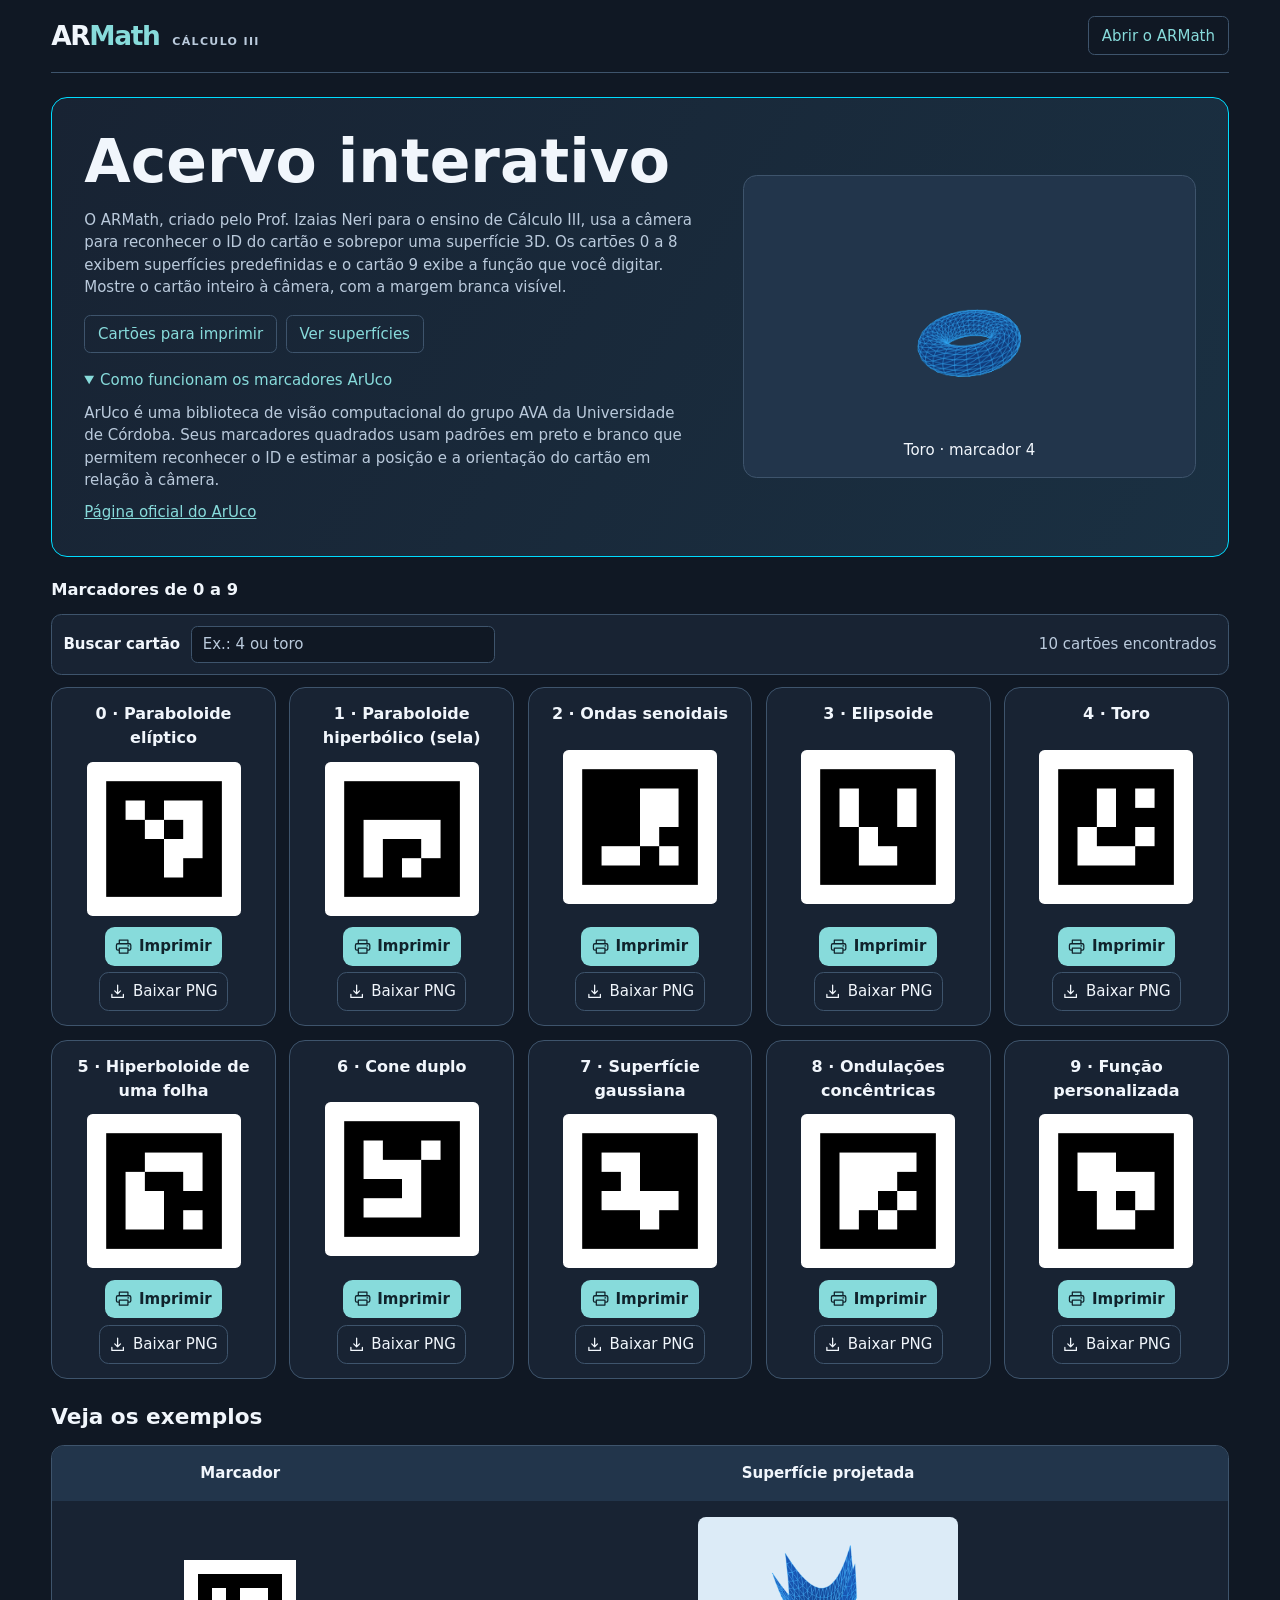
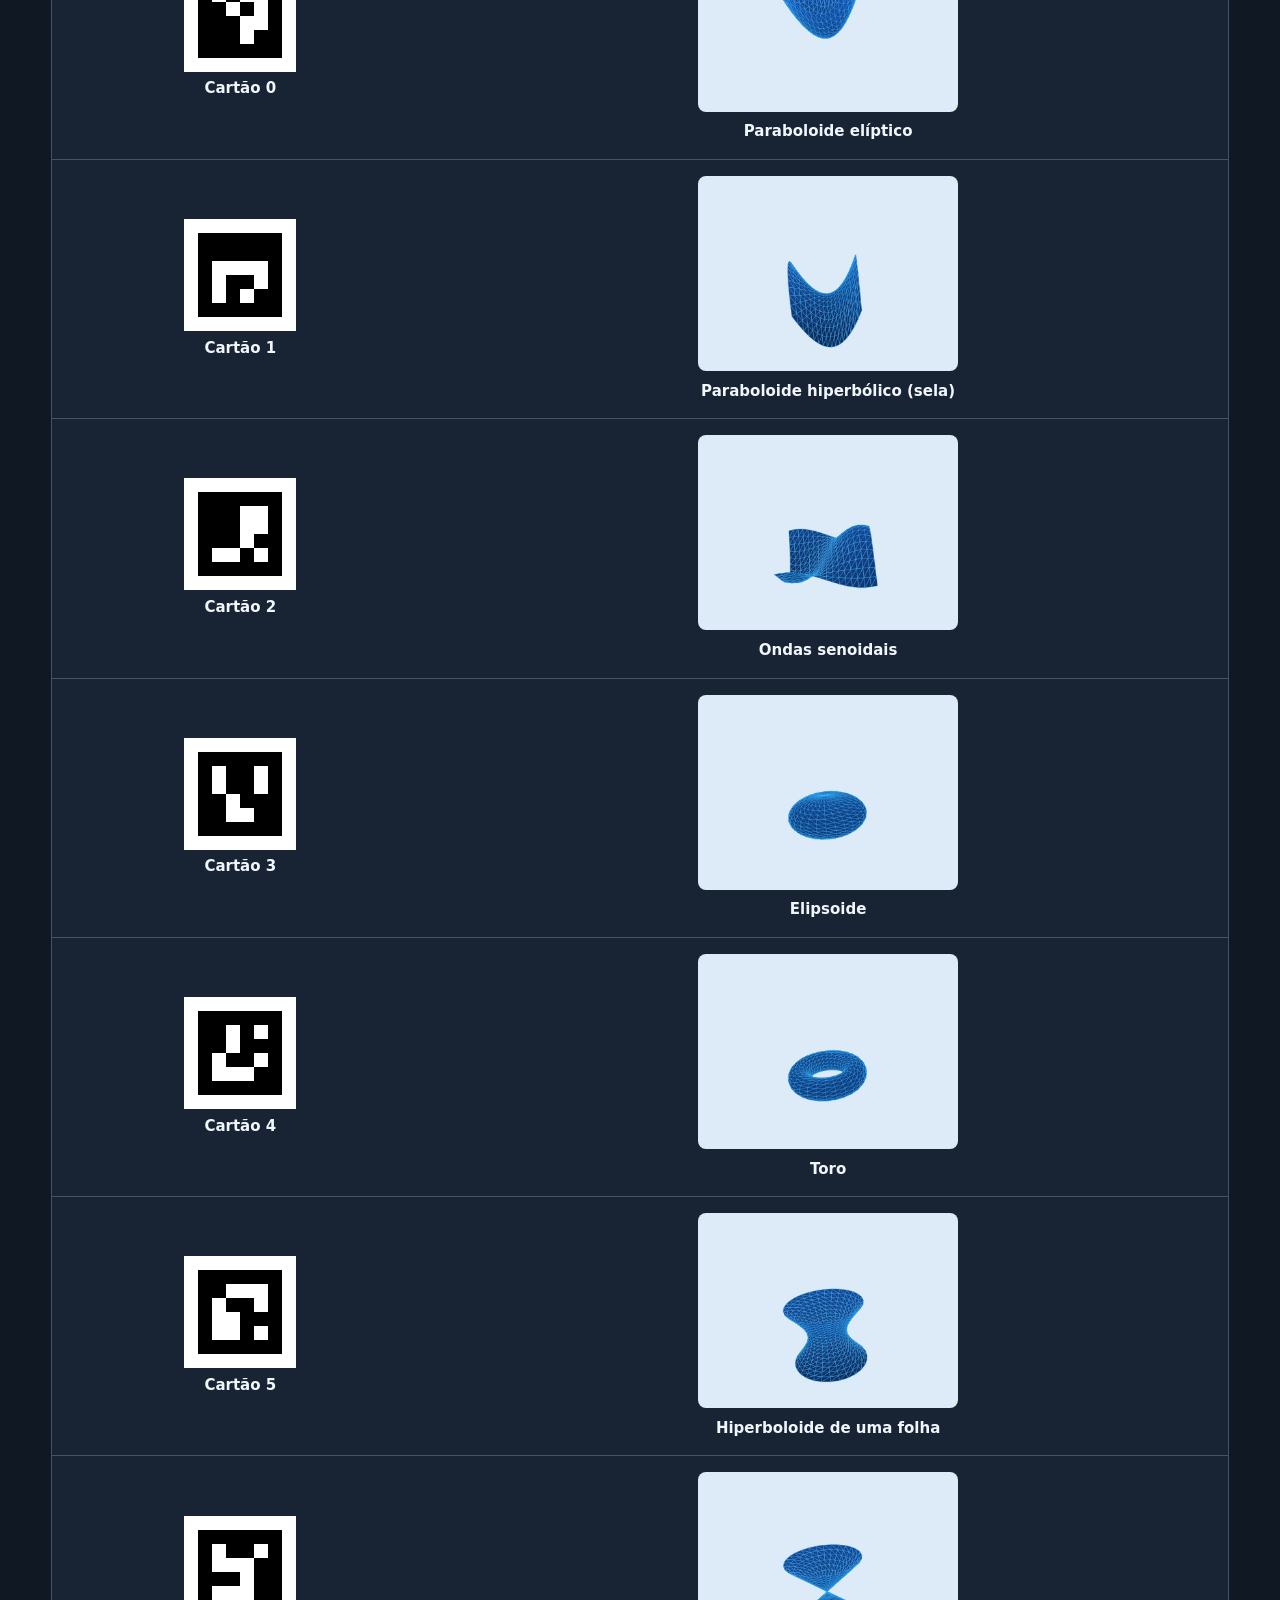
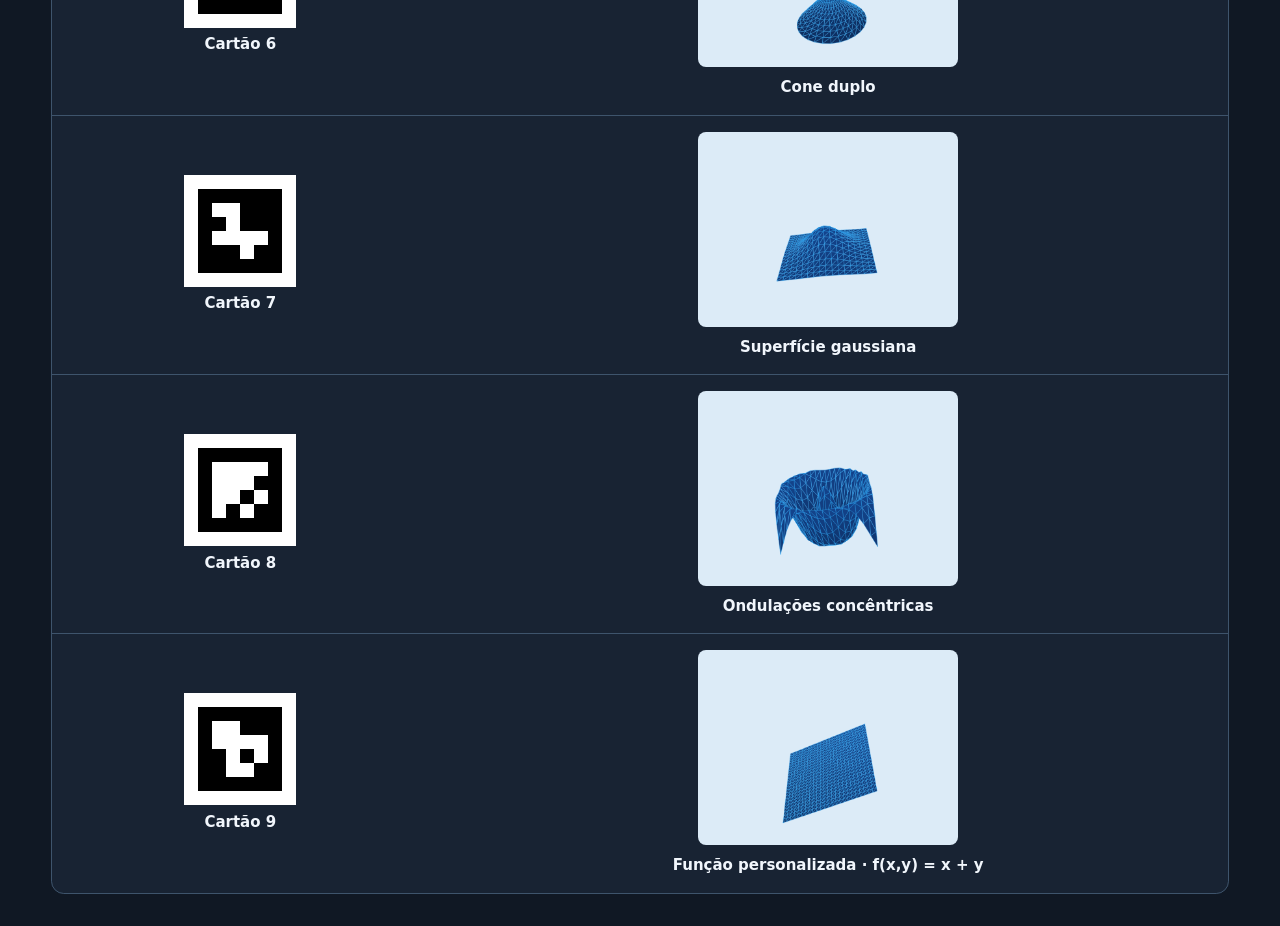
<file: ARmath_Js/marcadores.html>
<!doctype html>
<html lang="pt-BR" data-theme="dark">
<head>
  <meta charset="utf-8">
  <meta name="viewport" content="width=device-width, initial-scale=1">
  <title>Acervo interativo · ARMath</title>
  <link rel="icon" type="image/svg+xml" href="./static/favicon.svg">
  <link rel="stylesheet" href="./static/style.css">
  <link rel="stylesheet" href="./static/marcadores-modelos.css">
  <script defer src="./static/vision.js"></script>
  <script defer src="./static/surfaces.js"></script>
  <script defer src="./static/markers.js"></script>
  <script defer src="./static/marcadores-modelos.js"></script>
</head>
<body class="markers-page" data-marker-model="laboratorio">
  <header class="top">
    <a class="brand" href="./index.html">AR<span>Math</span><small>CÁLCULO III</small></a>
    <nav aria-label="Navegação principal"><a class="model-return" href="./index.html">Abrir o ARMath</a></nav>
  </header>
  <main class="markers-main">
    <section class="panel model-intro">
      <div class="intro-copy">
        <h1>Acervo interativo</h1>
        <p>O ARMath, criado pelo Prof. Izaias Neri para o ensino de Cálculo III, usa a câmera para reconhecer o ID do cartão e sobrepor uma superfície 3D. Os cartões 0 a 8 exibem superfícies predefinidas e o cartão 9 exibe a função que você digitar. Mostre o cartão inteiro à câmera, com a margem branca visível.</p>
        <nav class="model-jumps" aria-label="Nesta página"><a href="#cards-title">Cartões para imprimir</a><a href="#examples-title">Ver superfícies</a></nav>
        <details open>
          <summary>Como funcionam os marcadores ArUco</summary>
          <p>ArUco é uma biblioteca de visão computacional do grupo AVA da Universidade de Córdoba. Seus marcadores quadrados usam padrões em preto e branco que permitem reconhecer o ID e estimar a posição e a orientação do cartão em relação à câmera.</p>
          <p><a href="https://www.uco.es/investiga/grupos/ava/portfolio/aruco/" target="_blank" rel="noopener">Página oficial do ArUco</a></p>
        </details>
      </div>
      <figure class="intro-example">
        <img alt="" width="400" height="300">
        <figcaption>Toro · marcador 4</figcaption>
      </figure>
    </section>
    <section aria-labelledby="cards-title">
      <h2 id="cards-title">Marcadores de 0 a 9</h2>
      <div class="marker-filter"><label for="marker-search">Buscar cartão</label><input type="search" id="marker-search" placeholder="Ex.: 4 ou toro"><p id="marker-count" role="status"></p></div>
      <p id="print-status" class="error" role="status" hidden></p>
      <div class="marker-list"></div>
    </section>
    <section class="marker-examples" aria-labelledby="examples-title">
      <h2 id="examples-title">Veja os exemplos</h2>
      <table aria-labelledby="examples-title">
        <thead>
          <tr><th scope="col">Marcador</th><th scope="col">Superfície projetada</th></tr>
        </thead>
        <tbody id="marker-examples"></tbody>
      </table>
    </section>
  </main>
</body>
</html>
</file>
<file: ARmath_Js/static/style.css>
:root {
  color-scheme: dark;
  --bg: #0b1227;
  --panel: #141f38;
  --line: #31466f;
  --ink: #f1f6ff;
  --muted: #b0c3e1;
  --accent: #7bc9ff;
  --primary-ink: #081832;
  --error: #ffb7a8;
  --camera-border: #35aeff;
  --camera-glow: #35aeff36;
  --equation-panel: #182d51;
}
:root[data-theme="light"] {
  color-scheme: light;
  --bg: #eef4ff;
  --panel: #fff;
  --line: #c4d4ee;
  --ink: #152642;
  --muted: #465d7b;
  --accent: #0058c8;
  --primary-ink: #fff;
  --error: #a32c16;
  --camera-border: #087aff;
  --camera-glow: #087aff2e;
  --equation-panel: #e1edff;
}
* { box-sizing: border-box; }
[hidden] { display: none !important; }
body { margin: 0; background: var(--bg); color: var(--ink); font: 15px/1.5 system-ui, sans-serif; }
a { color: var(--accent); }
button, input, select { font: inherit; }
button, summary, select { cursor: pointer; }
button, select, .toolbar .marker-link {
  background: var(--panel); color: var(--ink); border: 1px solid var(--line);
  padding: .45rem .75rem; border-radius: .6rem;
}
.icon-library { position: absolute; pointer-events: none; }
.icon {
  width: 1.15em; height: 1.15em; flex: none;
  fill: none; stroke: currentColor; stroke-width: 1.75;
  stroke-linecap: round; stroke-linejoin: round;
}
button, .menu summary, .popover a, .marker-link, #camera-status { display: inline-flex; align-items: center; gap: .4rem; }
h1, h2 { display: flex; align-items: center; gap: .45rem; }
:is(h1, h2) > .icon { color: var(--accent); }
button:hover:not(:disabled), summary:hover, .toolbar .marker-link:hover { border-color: var(--accent); }
.toolbar .marker-link { text-decoration: none; }
:focus-visible { outline: 2px solid var(--accent); outline-offset: 3px; }
button:disabled, fieldset:disabled { opacity: .5; cursor: default; }
.primary { background: var(--accent); color: var(--primary-ink); font-weight: 700; border-color: transparent; }
.top, main { width: min(1320px, 94vw); margin: auto; }
.top, .section-header, nav, .toolbar, .form-actions, .toggles { display: flex; align-items: center; gap: .65rem; flex-wrap: wrap; }
.top, .section-header { justify-content: space-between; }
.toolbar { justify-content: center; }
.armath-app .toolbar {
  display: grid; grid-template-columns: repeat(4, minmax(0, 1fr)); gap: .55rem;
  width: min(100%, 700px); margin-inline: auto;
}
.armath-app .toolbar > :is(button, a) {
  min-height: 44px; min-width: 0; justify-content: center;
  padding: .48rem .55rem; line-height: 1.24; text-align: center;
}
.armath-app .toolbar > :enabled .icon, .armath-app .toolbar > a .icon { color: var(--accent); }
.armath-app .toolbar > :is(button:enabled, a):hover {
  background: var(--equation-panel); border-color: var(--accent);
}
.armath-app #freeze:enabled, .armath-app #demo-camera:enabled {
  background: var(--equation-panel); border-color: var(--accent); font-weight: 650;
}
.armath-app #freeze[data-active="true"] {
  background: var(--accent); color: var(--primary-ink);
}
.armath-app #freeze[data-active="true"] .icon { color: currentColor; }
.armath-app .toolbar button:disabled { opacity: .62; color: var(--muted); }
.armath-app #demo-camera { grid-column: 1 / -1; }
.armath-app .toggles { gap: .35rem .45rem; }
.armath-app .toggles label {
  display: inline-flex; align-items: center; gap: .35rem;
  min-height: 34px; padding: .22rem .48rem; border: 1px solid var(--line);
  border-radius: .55rem; cursor: pointer;
}
.armath-app .toggles input { margin: 0; }
.armath-app .toggles label:has(input:checked) {
  border-color: var(--accent); color: var(--accent); background: var(--equation-panel);
}
.armath-app .toggles label:has(input:disabled) { cursor: default; }
.armath-app .slider button { min-width: 32px; min-height: 28px; justify-content: center; }
@media (max-width: 1100px) {
  .armath-app .toolbar { grid-template-columns: repeat(2, minmax(0, 1fr)); }
}
@media (max-width: 340px) {
  .armath-app .toolbar { grid-template-columns: minmax(0, 1fr); }
}
.top { border-bottom: 1px solid var(--line); padding: 1rem 0; }
.brand { color: var(--ink); text-decoration: none; font-size: 1.65rem; font-weight: 800; letter-spacing: -.05em; }
.brand span { color: var(--accent); }
.brand small { color: var(--muted); font-size: .69rem; letter-spacing: .12em; margin-left: .8rem; }
main {
  display: grid; grid-template-columns: minmax(295px, 360px) minmax(0, 1fr);
  grid-template-areas: "controls camera";
  align-items: start; gap: 1.35rem; padding: 1.5rem 0 2rem;
}
.workspace { grid-area: camera; min-width: 0; }
main > aside { grid-area: controls; min-width: 0; }
h1, h2, p { margin: 0; }
h1 { font-size: 1.55rem; }
h2 { font-size: 1.02rem; }
p, #marker-id { color: var(--muted); }
.workspace, main > aside { display: flex; flex-direction: column; gap: .8rem; }
.armath-app { min-height: 100vh; min-height: 100dvh; display: flex; flex-direction: column; }
.armath-app > :is(.top, main) { width: min(1200px, 90vw); margin: 0 auto; }
.armath-app > main { flex: 1; align-items: stretch; }
.armath-app .workspace {
  padding: .9rem 1rem; background: var(--panel);
  border: 1px solid var(--line); border-radius: 1rem;
}
.armath-app .workspace > .surface-card {
  margin-block-start: 0; padding: .75rem 0 0;
  background: transparent; border: 0; border-top: 1px solid var(--line); border-radius: 0;
}
.camera-stage { display: grid; place-items: center; min-width: 0; }
.panel, .surface-card { border: 1px solid var(--line); border-radius: 1rem; background: var(--panel); padding: .9rem 1rem; }
.surface-card { background: var(--equation-panel); }
.panel > :not(:first-child), .surface-card > :not(:first-child) { margin-top: .6rem; }
#camera-status { color: var(--muted); min-width: 0; overflow-wrap: anywhere; }
#camera-status:not([data-state="live"]) > .icon { display: none; }
#camera-status[data-state="live"], #camera-status[data-state="frozen"] { color: var(--accent); }
.error, #camera-status[data-state="error"] { color: var(--error); }
.preview {
  width: 80%; margin-inline: auto; overflow: hidden;
  background: #0b142a; color: #edf4ff; border: 5px solid var(--camera-border); border-radius: 8px;
  box-shadow: 0 0 20px var(--camera-glow);
}
#preview { display: block; width: 100%; height: auto; }
#placeholder {
  aspect-ratio: var(--camera-aspect, 4 / 3); display: grid; place-content: safe center; justify-items: center;
  overflow: auto;
  gap: .65rem; text-align: center; padding: 1rem;
  background: radial-gradient(ellipse at center, #13386c 0%, transparent 70%);
}
#placeholder h2 { font-size: 1.45rem; }
#placeholder p { color: #bed2f1; }
.viewfinder { width: 44px; height: 44px; border: 2px dashed #7bc9ff; border-radius: 8px; margin-bottom: .4rem; }
.surface-details { display: grid; grid-template-columns: minmax(0, 2fr) minmax(0, 3fr); align-items: center; gap: .75rem; }
.surface-details > h2 { overflow-wrap: anywhere; }
.surface-details:has(#formula[hidden]) { grid-template-columns: 1fr; }
#formula { min-width: 0; padding-inline-start: .75rem; border-inline-start: 1px solid var(--line); font-size: 1.1rem; overflow: auto; overflow-wrap: anywhere; }
#formula .katex-display { margin: .25rem 0; }
.cut-header { flex-wrap: nowrap; }
.cut-header label { white-space: nowrap; }
#plane-settings .toggles { justify-content: center; }
.expression { display: flex; gap: .45rem; align-items: center; }
.expression input { flex: 1; min-width: 0; padding: .5rem; border: 1px solid var(--line); border-radius: .5rem; background: var(--bg); color: var(--ink); }
.form-actions, #function-status { margin-top: .6rem; }
input[type="range"], input[type="checkbox"], input[type="radio"] { accent-color: var(--accent); }
.slider { display: grid; grid-template-columns: 1fr auto auto; gap: .15rem .5rem; align-items: center; margin-top: .4rem; }
.slider input { width: 100%; grid-column: 1 / -1; margin: 0; }
.slider output { color: var(--muted); font-variant-numeric: tabular-nums; }
.slider button { padding: 0 .4rem; }
fieldset { border: 0; padding: 0; margin: 0; }
.menu { position: relative; }
.menu summary { border: 1px solid var(--line); padding: .45rem .75rem; border-radius: .6rem; }
.menu summary::-webkit-details-marker { display: none; }
.menu summary::after { content: ""; width: .38em; height: .38em; border: solid currentColor; border-width: 0 1px 1px 0; transform: translateY(-.12em) rotate(45deg); }
.menu[open] summary::after { transform: translateY(.12em) rotate(225deg); }
.popover {
  position: absolute; right: 0; top: calc(100% + .4rem); min-width: 220px; z-index: 2;
  padding: .3rem; display: grid; background: var(--panel); border: 1px solid var(--line); border-radius: .7rem;
}
.popover :is(button, a) { text-align: left; border: 1px solid transparent; text-decoration: none; padding: .4rem; color: var(--ink); }
.popover kbd { margin-inline-start: auto; }
.popover a:hover { color: var(--accent); }
kbd { color: var(--muted); font-size: .75rem; }
dialog { max-width: min(720px, 92vw); background: var(--panel); color: var(--ink); border: 1px solid var(--line); border-radius: 1rem; padding: 1rem; }
dialog::backdrop { background: #080f24b0; }
dialog form { float: right; margin-left: .7rem; }
dialog p { margin: .5rem 0 1rem; }
#function-error { width: min(570px, 92vw); }
#contour-dialog { width: min(720px, 94vw); max-width: 94vw; }
#contour-plot {
  display: block; width: auto; max-width: 100%; height: auto; max-height: 62vh;
  margin-inline: auto; border-radius: .55rem;
}
.contour-actions { display: flex; justify-content: flex-end; flex-wrap: wrap; gap: .65rem; margin-top: .85rem; }
.contour-actions form { float: none; margin: 0; }
.contour-exit { background: #a71930; border-color: #a71930; color: #fff; }
.contour-exit:hover:not(:disabled) { background: #831226; border-color: #831226; }
#marker-required { width: min(400px, 92vw); }
#marker-required img { display: block; max-width: 100%; height: auto; margin: 0 auto 1rem; border-radius: .5rem; }
#invalid-expression {
  margin: -.55rem 0 .65rem; padding: .65rem .85rem;
  background: var(--bg); border: 1px solid var(--line); border-radius: .5rem;
  white-space: pre-wrap; overflow-wrap: anywhere;
}
#function-error table { width: 100%; border-collapse: collapse; }
#function-error :is(th, td) { padding: .4rem; border-bottom: 1px solid var(--line); text-align: left; }
#function-error tbody th { font-weight: 400; }
:is(#function-error, #marker-required) form { float: none; display: flex; justify-content: flex-end; margin: 0; }
#about { width: min(440px, 92vw); padding: 1.25rem 1.5rem; }
#about .about-logo { display: block; width: min(100%, 320px); height: auto; margin: 0 auto 1.15rem; }
#about h2 { color: var(--accent); font-size: 1.45rem; }
#about p { color: var(--ink); }
#about form { float: none; display: flex; justify-content: flex-end; margin: 0; }
#about button { min-width: 6rem; justify-content: center; }
.markers-page > :is(.top, .markers-main) { width: min(1440px, 94vw); }
.markers-main { display: grid; grid-template-columns: minmax(0, 1fr); grid-template-areas: none; }
.markers-main .panel { margin: 0; }
.marker-list { display: grid; grid-template-columns: repeat(5, minmax(0, 1fr)); gap: .85rem; margin-top: .75rem; }
.marker-list article { display: flex; flex-direction: column; align-items: center; gap: .75rem; text-align: center; border: 1px solid var(--line); border-radius: .65rem; padding: .85rem; background: var(--panel); }
.marker-list h3 { margin: 0; font-size: 1rem; }
.armath-app :is(.workspace, aside > .panel), .markers-page :is(.panel, .marker-list article) {
  border-color: #00dcff;
}
.marker-list img { display: block; max-width: 100%; height: auto; margin-top: auto; }
.card-actions { display: flex; align-items: center; justify-content: center; flex-wrap: wrap; gap: .5rem; }
.download-marker {
  display: inline-flex; align-items: center; justify-content: center; gap: .4rem;
  padding: .45rem .75rem; border: 1px solid var(--line); border-radius: .6rem;
  color: var(--ink); background: var(--panel); text-decoration: none;
}
.download-marker:hover { border-color: var(--accent); }
.marker-examples { width: min(100%, 780px); margin-inline: auto; }
.marker-examples h2 { justify-content: center; margin-bottom: .75rem; font-size: 1.35rem; }
.marker-examples table { width: 100%; border-collapse: collapse; background: var(--panel); }
.marker-examples :is(th, td) { border: 1px solid var(--line); padding: clamp(.45rem, 2vw, 1rem); text-align: center; }
.marker-examples tbody th { width: 32%; }
.marker-examples tbody th > span { display: block; margin-top: .35rem; }
.marker-examples img { display: block; max-width: 100%; height: auto; margin-inline: auto; }
.marker-examples figure { margin: 0; }
.marker-examples figure img { width: min(100%, 280px); background: var(--bg); border-radius: .5rem; }
.marker-examples figcaption { margin-top: .55rem; font-weight: 700; }
@media (max-width: 1050px) {
  .marker-list { grid-template-columns: repeat(3, minmax(0, 1fr)); }
}
@media (width > 760px) {
  .workspace, main > aside { align-self: stretch; }
  body:not(.armath-app) .workspace:has(#preview:not([hidden])) > .surface-card { margin-block-start: auto; }
  main > aside > .panel:last-child { flex-grow: 1; }
  .armath-app > main { grid-template-columns: minmax(295px, min(28vw, 420px)) minmax(0, 1fr); }
  .camera-stage { flex: 1; min-height: 210px; container-type: size; }
  .camera-stage > .preview {
    width: min(80%, calc((100cqh - 10px) * var(--camera-ratio, 1.333333) + 10px));
  }
}
@media (width > 760px) and (max-height: 850px) {
  .armath-app > .top { padding-block: .65rem; }
  .armath-app > main { padding-block: .8rem; }
  .armath-app :is(.workspace, aside) { gap: .55rem; }
  .armath-app :is(.workspace, aside > .panel) { padding-block: .65rem; }
  .armath-app aside .panel > :not(:first-child) { margin-top: .4rem; }
}
@media (max-width: 760px) {
  .armath-app > :is(.top, main) { width: 94vw; }
  .marker-list { grid-template-columns: repeat(2, minmax(0, 1fr)); }
  .download-marker { min-height: 44px; }
  main { grid-template-columns: minmax(0, 1fr); grid-template-areas: "camera" "controls"; }
  nav { position: relative; }
  .menu { position: static; }
  .popover { left: 0; right: auto; min-width: 200px; }
  :is(button, .menu summary, .popover a, .toolbar .marker-link) { min-height: 44px; }
  .slider button { min-width: 44px; justify-content: center; }
  #device { max-width: 100%; }
  .camera-stage > .preview { width: 100%; }
}
@media (max-width: 420px) {
  .top { align-items: flex-start; }
  nav { width: 100%; }
  main { padding-top: 1rem; gap: .75rem; }
  .toolbar > :is(button, a) { flex: 0 1 9rem; justify-content: center; }
}
@media print {
  .markers-page { color-scheme: light; color: black; background: white; }
  .markers-page .top, .markers-page .panel, .marker-examples, #cards-title, .card-actions,
  .marker-list[data-printing] article:not([data-selected]) { display: none; }
  .markers-main, .marker-list[data-printing] { display: block; width: auto; margin: 0; padding: 0; }
  .marker-list article { border: 0; padding: 0; background: white; break-inside: avoid; }
  .marker-list[data-printing] img { width: 106.67mm; height: auto; }
}
</file>
<file: ARmath_Js/static/marcadores-modelos.css>
[data-marker-model] > :is(.top, .markers-main) { width: min(1260px, 92vw); }
[data-marker-model] .top { padding-block: 1rem; }
[data-marker-model] .top nav a { text-decoration: none; }
[data-marker-model] .model-return, [data-marker-model] .model-jumps a {
  display: inline-block; padding: .45rem .8rem; border: 1px solid var(--line);
  text-decoration: none; border-radius: .4rem;
}
[data-marker-model] .model-jumps { gap: .55rem; flex-wrap: wrap; }
[data-marker-model] .model-intro summary { width: fit-content; cursor: pointer; color: var(--accent); }
[data-marker-model] .model-intro details p { margin: .6rem 0 0; }
[data-marker-model] .model-intro h1 { line-height: 1.05; font-size: clamp(2rem, 5vw, 4.5rem); }
[data-marker-model] .model-intro:has(.intro-example) {
  display: grid; grid-template-columns: minmax(0, 1.35fr) minmax(0, 1fr);
  align-items: center; gap: clamp(1rem, 4vw, 3rem);
}
[data-marker-model] .intro-copy > * + * { margin-top: 1rem; }
[data-marker-model] .intro-example {
  display: grid; justify-items: center; margin: 0; padding: .5rem .75rem 1rem;
  border: 1px solid var(--line); background: var(--equation-panel);
}
[data-marker-model] .intro-example img { width: min(100%, 340px); height: auto; }
[data-marker-model] .marker-list article {
  min-width: 0; border-color: var(--line); gap: .7rem; padding: .9rem;
}
[data-marker-model] .marker-list img { width: min(100%, 154px); border-radius: .35rem; }
[data-marker-model] .card-actions { margin-top: auto; gap: .4rem; }
[data-marker-model] .card-actions :is(button, a) { justify-content: center; padding-inline: .6rem; }
[data-marker-model] .marker-examples { width: min(100%, 900px); }
[data-marker-model] .marker-examples table { border-collapse: separate; border-spacing: 0; border: 1px solid var(--line); }
[data-marker-model] .marker-examples :is(th,td) { border: 0; border-bottom: 1px solid var(--line); }
[data-marker-model] .marker-examples tr:last-child > * { border-bottom: 0; }
[data-marker-model] .marker-examples thead th { background: var(--equation-panel); }
[data-marker-model] .marker-examples figure img { width: min(100%, 260px); }

:root:has([data-marker-model="editorial"]) {
  color-scheme: light;
  --bg:#f5f2eb; --panel:#fffdf8; --line:#d9d0c5; --ink:#252923; --muted:#504f47;
  --accent:#5e376d; --primary-ink:#fff; --equation-panel:#efe5f0; --error:#a02a40;
}
[data-marker-model="editorial"] :is(h1,h2,.brand,figcaption) { font-family: Georgia, serif; }
[data-marker-model="editorial"] .top { border-bottom: 2px solid var(--accent); }
[data-marker-model="editorial"] .model-intro {
  padding: clamp(1rem, 4vw, 3rem); border-color: var(--line); border-radius: .35rem;
}
[data-marker-model="editorial"] .intro-copy > p { max-width: 58ch; }
[data-marker-model="editorial"] .marker-list article { border-radius: .3rem; }
[data-marker-model="editorial"] .marker-examples { margin-block: 1rem; }
[data-marker-model="editorial"] .marker-examples h2 { font-size: 2rem; }

:root:has([data-marker-model="laboratorio"]) {
  --bg:#101824; --panel:#182333; --line:#3e546c; --ink:#f1f6fc; --muted:#bacadc;
  --accent:#87dbdb; --primary-ink:#10232c; --equation-panel:#22354b; --error:#ffbbb2;
}
[data-marker-model="laboratorio"] .model-intro {
  border-color: var(--line); padding: clamp(1rem, 3vw, 2rem);
  background: linear-gradient(120deg,#182333,#1a3042);
}
[data-marker-model="laboratorio"] .model-intro > p { max-width: 75ch; }
[data-marker-model="laboratorio"] .intro-example { border-radius: .85rem; }
[data-marker-model="laboratorio"] .model-intro h1 { font-size: clamp(2rem, 5vw, 3.75rem); }
[data-marker-model="laboratorio"] .marker-list article { border-radius: 1rem; }
[data-marker-model="laboratorio"] .marker-list article:hover { border-color: var(--accent); }
[data-marker-model="laboratorio"] .marker-examples { width: 100%; }
[data-marker-model="laboratorio"] .marker-examples h2 { justify-content: flex-start; }
[data-marker-model="laboratorio"] .marker-examples table { border-radius: .8rem; overflow: hidden; }
[data-marker-model="laboratorio"] .marker-examples figure img { background: #dcebf7; }
.marker-filter {
  display: flex; align-items: center; flex-wrap: wrap; gap: .45rem .7rem;
  margin-top: .7rem; padding: .7rem; border: 1px solid var(--line); border-radius: .65rem; background: var(--panel);
}
.marker-filter label { font-weight: 700; }
.marker-filter input {
  width: min(19rem,100%); min-width: 0; font: inherit; padding: .38rem .65rem;
  color: var(--ink); background: var(--bg); border: 1px solid var(--line); border-radius: .4rem;
}
.marker-filter input::placeholder { color: var(--muted); opacity: 1; }
.marker-filter [role="status"] { margin-inline-start: auto; }
@media (max-width: 760px) {
  [data-marker-model] .model-intro:has(.intro-example) { grid-template-columns: minmax(0,1fr); }
  [data-marker-model] .top { row-gap: .4rem; }
  [data-marker-model] .card-actions { flex-direction: column; }
  [data-marker-model] .card-actions > * { width: 100%; }
}
@media print {
  [data-marker-model] .model-intro:has(.intro-example),
  [data-marker-model] :is(.model-intro, .marker-filter, .marker-examples) { display: none; }
  [data-marker-model] .marker-list[data-printing] article { border: 0; background: white; }
  [data-marker-model] .marker-list[data-printing] img { width: 106.67mm; max-width: 100%; border-radius: 0; }
}
</file>
